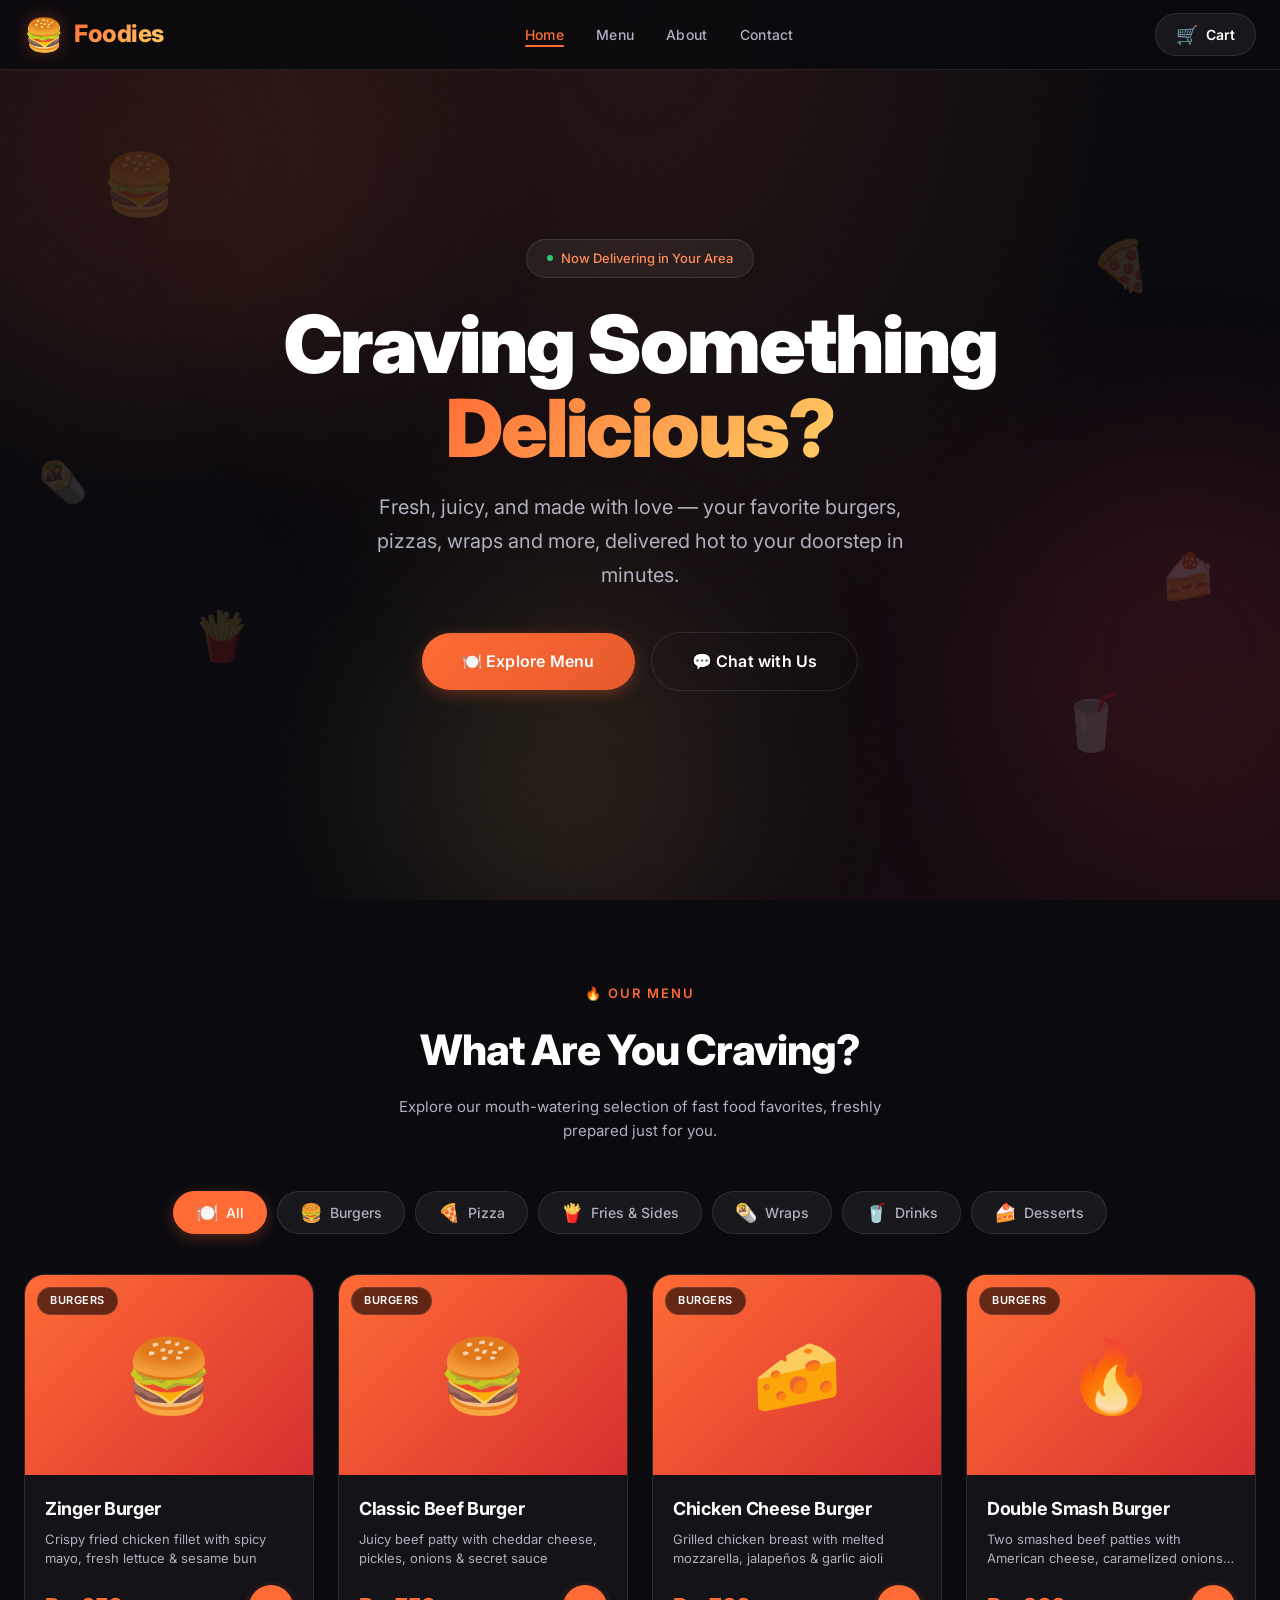
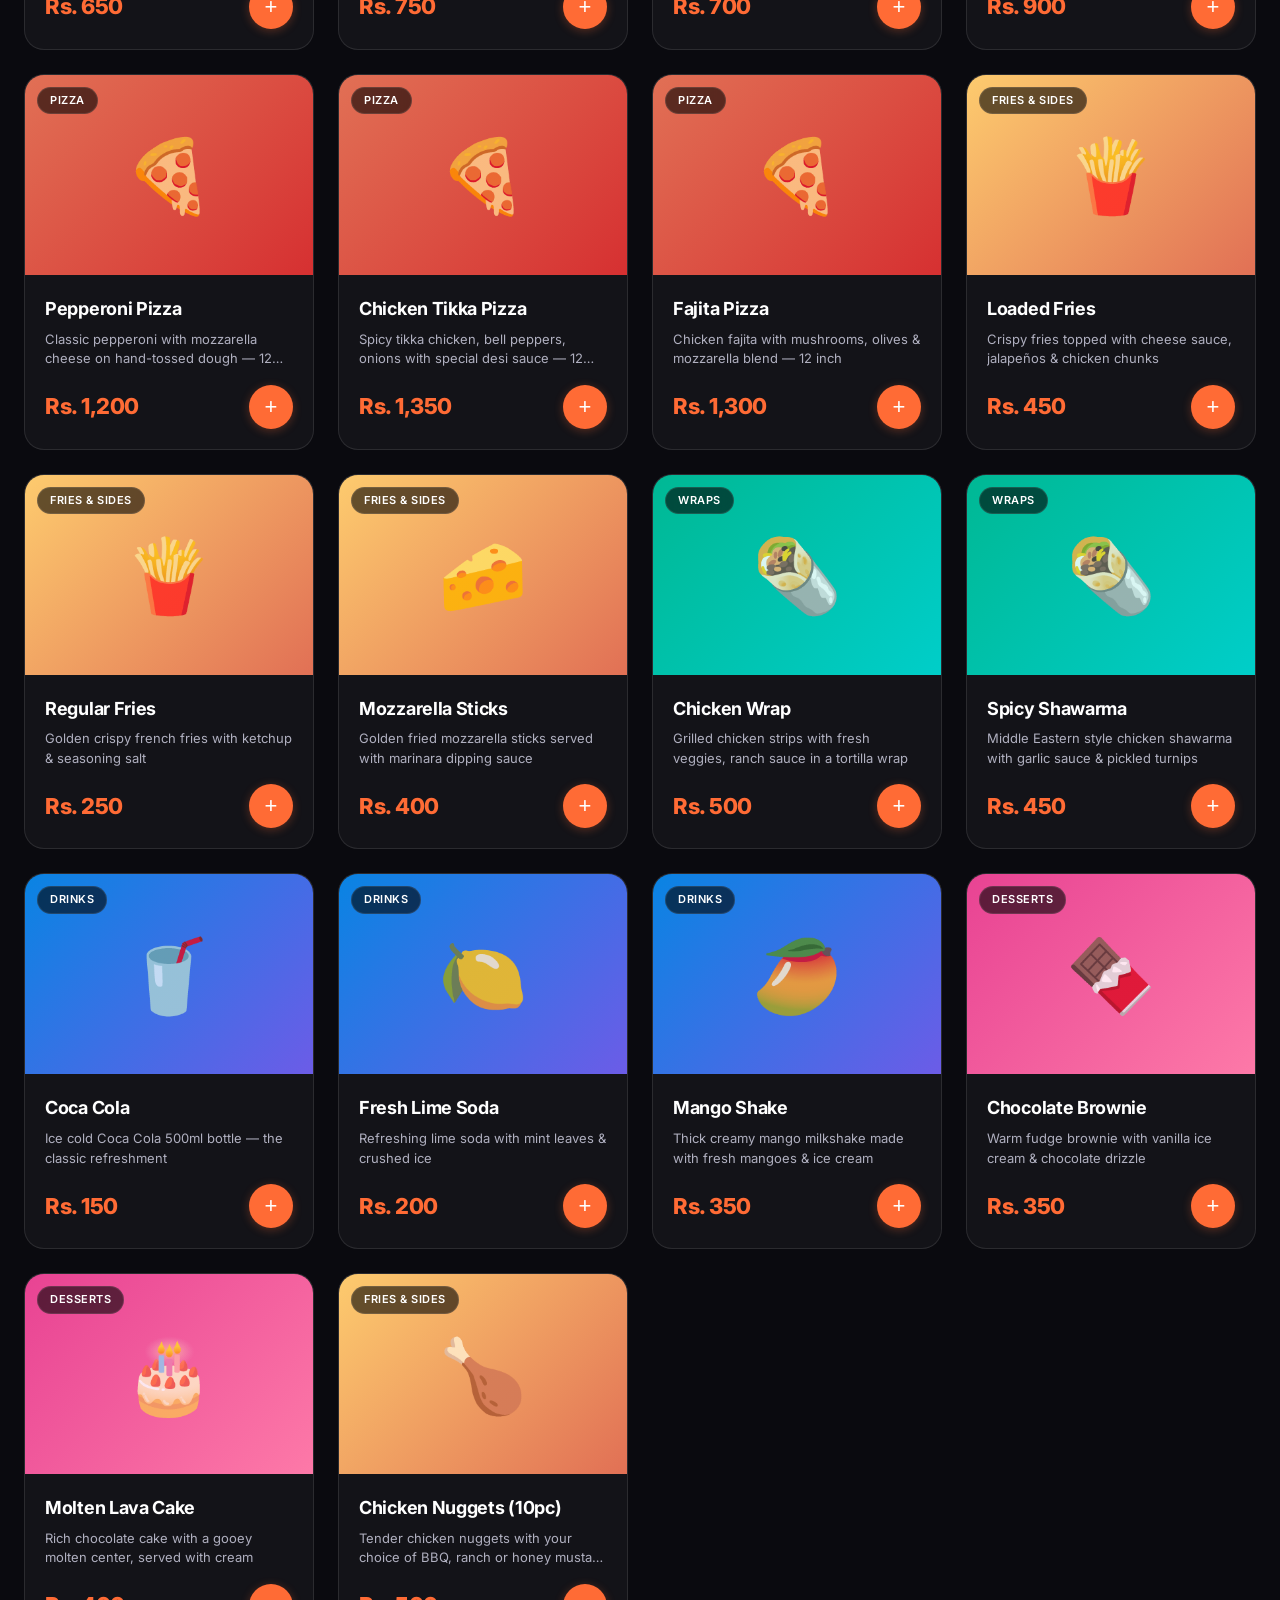
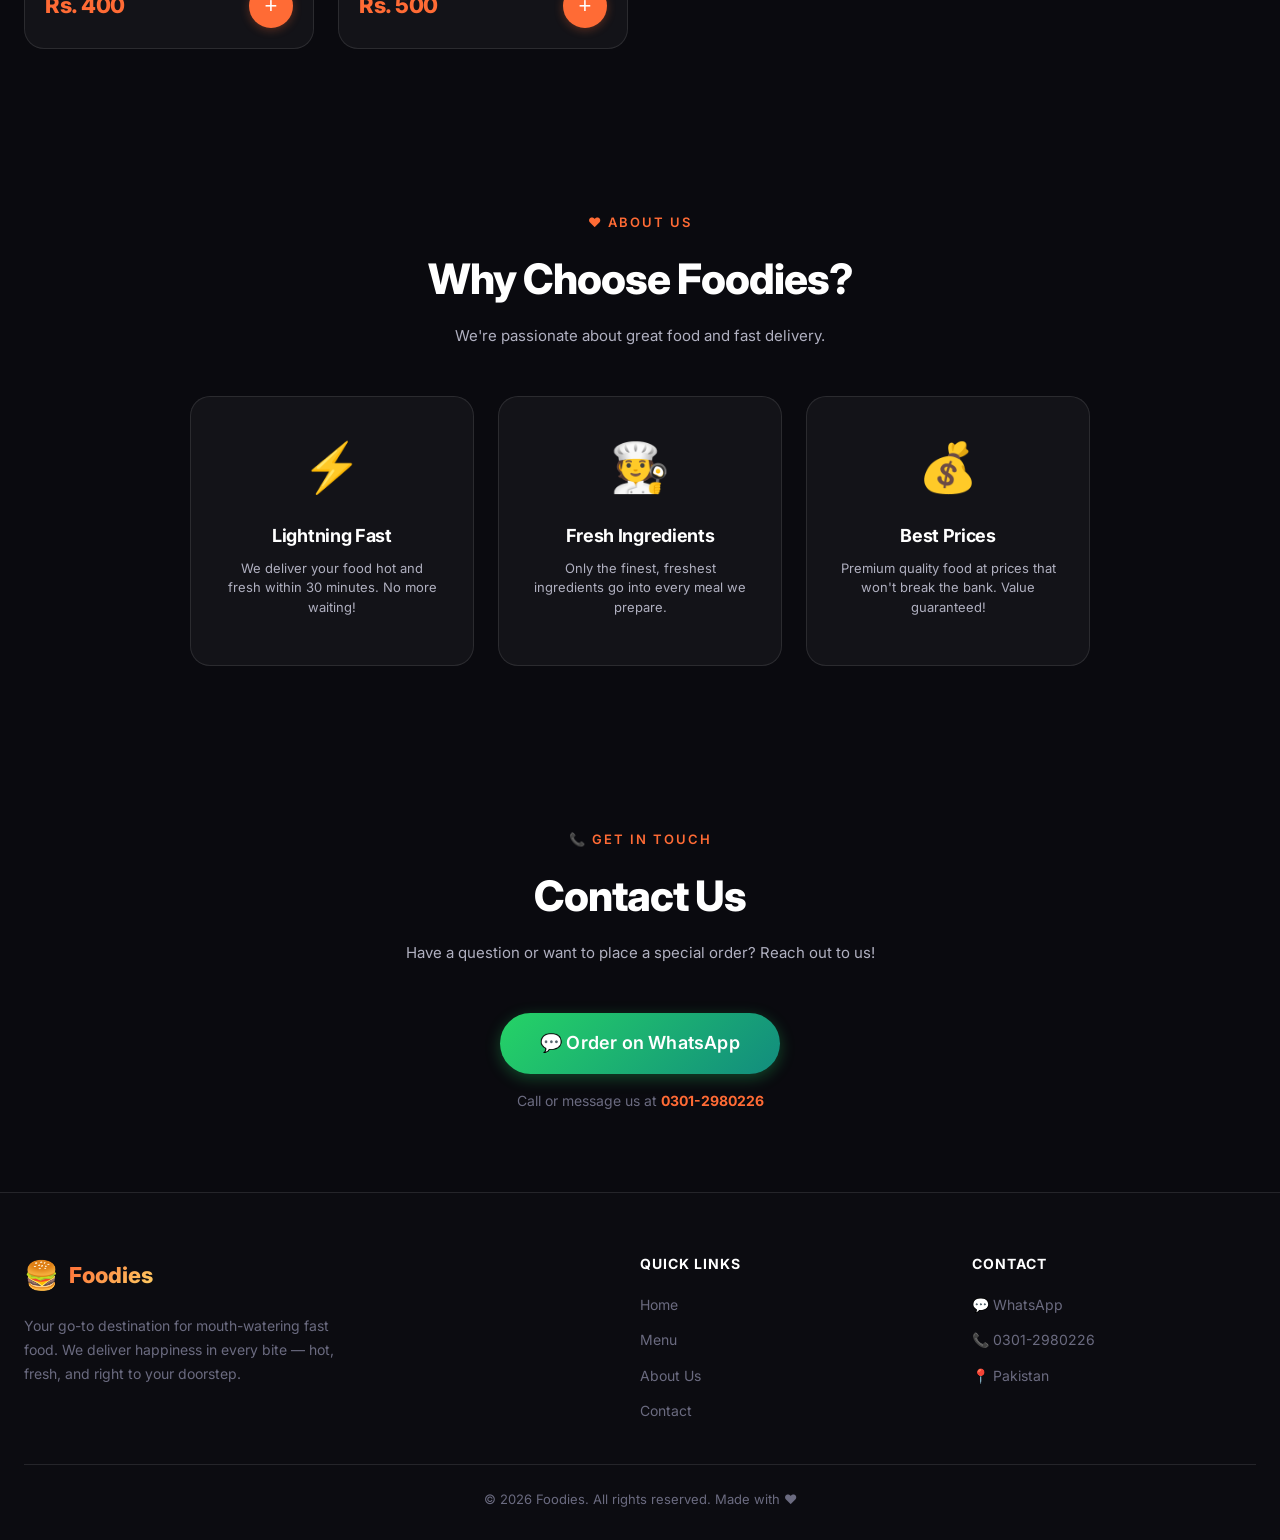
<file: index.html>
<!DOCTYPE html>
<html lang="en">
<head>
  <meta charset="UTF-8">
  <meta name="viewport" content="width=device-width, initial-scale=1.0">
  <title>Foodies — Premium Fast Food Delivery</title>
  <meta name="description" content="Foodies delivers delicious burgers, pizza, fries, wraps and more right to your doorstep. Order now via WhatsApp for fast delivery!">
  <meta name="keywords" content="fast food, delivery, burgers, pizza, fries, wraps, order online, foodies">
  <meta name="theme-color" content="#0a0a0f">
  <link rel="icon" href="data:image/svg+xml,<svg xmlns='http://www.w3.org/2000/svg' viewBox='0 0 100 100'><text y='.9em' font-size='90'>🍔</text></svg>">
  <link rel="stylesheet" href="css/style.css">
</head>
<body>

  <!-- Background Animated Blobs -->
  <div class="bg-blobs" aria-hidden="true">
    <div class="blob"></div>
    <div class="blob"></div>
    <div class="blob"></div>
  </div>

  <!-- Toast Notifications Container -->
  <div class="toast-container" id="toastContainer"></div>

  <!-- ============ NAVBAR ============ -->
  <nav class="navbar" id="navbar">
    <div class="container">
      <a href="#" class="navbar__logo">
        <span class="navbar__logo-icon">🍔</span>
        <span class="navbar__logo-text">Foodies</span>
      </a>

      <ul class="navbar__links" id="navLinks">
        <li><a href="#home" class="active">Home</a></li>
        <li><a href="#menu">Menu</a></li>
        <li><a href="#about">About</a></li>
        <li><a href="#contact">Contact</a></li>
      </ul>

      <button class="navbar__cart" id="cartToggle" aria-label="Open cart">
        <span class="navbar__cart-icon">🛒</span>
        <span>Cart</span>
        <span class="navbar__cart-badge" id="cartBadge">0</span>
      </button>

      <button class="navbar__toggle" id="mobileToggle" aria-label="Toggle menu">☰</button>
    </div>
  </nav>

  <!-- ============ HERO SECTION ============ -->
  <section class="hero" id="home">
    <div class="hero__floats" aria-hidden="true">
      <span>🍔</span>
      <span>🍕</span>
      <span>🍟</span>
      <span>🥤</span>
      <span>🌯</span>
      <span>🍰</span>
    </div>
    <div class="hero__content">
      <div class="hero__badge">
        <span class="hero__badge-dot"></span>
        Now Delivering in Your Area
      </div>
      <h1 class="hero__title">
        Craving Something<br><span>Delicious?</span>
      </h1>
      <p class="hero__subtitle">
        Fresh, juicy, and made with love — your favorite burgers, pizzas, wraps and more,
        delivered hot to your doorstep in minutes.
      </p>
      <div class="hero__actions">
        <a href="#menu" class="btn btn--primary btn--lg" id="heroOrderBtn">
          🍽️ Explore Menu
        </a>
        <a href="https://wa.me/923012980226" target="_blank" class="btn btn--outline btn--lg">
          💬 Chat with Us
        </a>
      </div>
    </div>
  </section>

  <!-- ============ MENU SECTION ============ -->
  <section class="section" id="menu">
    <div class="container">
      <div class="section__header">
        <div class="section__label">🔥 Our Menu</div>
        <h2 class="section__title">What Are You Craving?</h2>
        <p class="section__desc">Explore our mouth-watering selection of fast food favorites, freshly prepared just for you.</p>
      </div>

      <!-- Category Tabs -->
      <div class="categories" id="categoryTabs" role="tablist">
        <!-- Populated by JS -->
      </div>

      <!-- Food Grid -->
      <div class="menu-grid" id="menuGrid">
        <!-- Populated by JS -->
      </div>
    </div>
  </section>

  <!-- ============ ABOUT SECTION ============ -->
  <section class="section" id="about">
    <div class="container">
      <div class="section__header">
        <div class="section__label">❤️ About Us</div>
        <h2 class="section__title">Why Choose Foodies?</h2>
        <p class="section__desc">We're passionate about great food and fast delivery.</p>
      </div>
      <div class="menu-grid" style="max-width: 900px; margin: 0 auto;">
        <div class="food-card" style="text-align: center; padding: 32px;">
          <div style="font-size: 48px; margin-bottom: 16px;">⚡</div>
          <h3 class="food-card__name" style="margin-bottom: 8px;">Lightning Fast</h3>
          <p class="food-card__desc" style="-webkit-line-clamp: unset;">We deliver your food hot and fresh within 30 minutes. No more waiting!</p>
        </div>
        <div class="food-card" style="text-align: center; padding: 32px;">
          <div style="font-size: 48px; margin-bottom: 16px;">🧑‍🍳</div>
          <h3 class="food-card__name" style="margin-bottom: 8px;">Fresh Ingredients</h3>
          <p class="food-card__desc" style="-webkit-line-clamp: unset;">Only the finest, freshest ingredients go into every meal we prepare.</p>
        </div>
        <div class="food-card" style="text-align: center; padding: 32px;">
          <div style="font-size: 48px; margin-bottom: 16px;">💰</div>
          <h3 class="food-card__name" style="margin-bottom: 8px;">Best Prices</h3>
          <p class="food-card__desc" style="-webkit-line-clamp: unset;">Premium quality food at prices that won't break the bank. Value guaranteed!</p>
        </div>
      </div>
    </div>
  </section>

  <!-- ============ CONTACT SECTION ============ -->
  <section class="section" id="contact">
    <div class="container">
      <div class="section__header">
        <div class="section__label">📞 Get in Touch</div>
        <h2 class="section__title">Contact Us</h2>
        <p class="section__desc">Have a question or want to place a special order? Reach out to us!</p>
      </div>
      <div style="text-align: center;">
        <a href="https://wa.me/923012980226" target="_blank" class="btn btn--whatsapp btn--lg" style="font-size: 18px;">
          💬 Order on WhatsApp
        </a>
        <p style="margin-top: 16px; color: var(--text-muted); font-size: 14px;">Call or message us at <strong style="color: var(--primary);">0301-2980226</strong></p>
      </div>
    </div>
  </section>

  <!-- ============ CART SIDEBAR ============ -->
  <div class="cart-overlay" id="cartOverlay"></div>
  <aside class="cart-sidebar" id="cartSidebar">
    <div class="cart-sidebar__header">
      <h2 class="cart-sidebar__title">
        🛒 Your Cart
        <span class="cart-sidebar__count" id="cartSidebarCount">0</span>
      </h2>
      <button class="cart-sidebar__close" id="cartClose" aria-label="Close cart">✕</button>
    </div>
    <div class="cart-sidebar__items" id="cartItems">
      <!-- Cart items populated by JS -->
    </div>
    <div class="cart-sidebar__footer" id="cartFooter" style="display: none;">
      <div class="cart-sidebar__subtotal">
        <span class="cart-sidebar__subtotal-label">Subtotal</span>
        <span class="cart-sidebar__subtotal-value" id="cartSubtotal">Rs. 0</span>
      </div>
      <button class="btn btn--primary btn--block" id="checkoutBtn">
        Proceed to Checkout →
      </button>
    </div>
  </aside>

  <!-- ============ CHECKOUT MODAL ============ -->
  <div class="modal-overlay" id="checkoutOverlay">
    <div class="modal">
      <div class="modal__header">
        <h2 class="modal__title">📋 Checkout</h2>
        <button class="modal__close" id="checkoutClose" aria-label="Close checkout">✕</button>
      </div>
      <div class="modal__body">
        <form id="checkoutForm" novalidate>
          <!-- Customer Info -->
          <div class="form-row">
            <div class="form-group" id="fg-name">
              <label class="form-label">Full Name <span class="required">*</span></label>
              <input type="text" class="form-input" id="customerName" placeholder="e.g. Ahmed Khan" required>
              <div class="form-error">Please enter your name</div>
            </div>
            <div class="form-group" id="fg-phone">
              <label class="form-label">Phone Number <span class="required">*</span></label>
              <input type="tel" class="form-input" id="customerPhone" placeholder="e.g. 0301-1234567" required>
              <div class="form-error">Please enter a valid phone number</div>
            </div>
          </div>

          <div class="form-group" id="fg-address">
            <label class="form-label">Delivery Address <span class="required">*</span></label>
            <textarea class="form-textarea" id="customerAddress" rows="2" placeholder="House #, Street, Area, Landmark..." required></textarea>
            <div class="form-error">Please enter your delivery address</div>
          </div>

          <div class="form-row">
            <div class="form-group" id="fg-city">
              <label class="form-label">City <span class="required">*</span></label>
              <input type="text" class="form-input" id="customerCity" placeholder="e.g. Karachi" required>
              <div class="form-error">Please enter your city</div>
            </div>
            <div class="form-group">
              <label class="form-label">Special Notes</label>
              <input type="text" class="form-input" id="customerNotes" placeholder="Extra sauce, no onions...">
            </div>
          </div>

          <!-- Order Summary -->
          <div class="checkout-summary">
            <div class="checkout-summary__title">Order Summary</div>
            <div id="checkoutItems">
              <!-- Populated by JS -->
            </div>
            <div class="checkout-summary__divider"></div>
            <div class="checkout-summary__total">
              <span>Total</span>
              <span id="checkoutTotal">Rs. 0</span>
            </div>
          </div>

          <!-- Submit -->
          <button type="submit" class="btn btn--whatsapp btn--block btn--lg" id="placeOrderBtn">
            💬 Place Order via WhatsApp
          </button>
        </form>
      </div>
    </div>
  </div>

  <!-- ============ FOOTER ============ -->
  <footer class="footer" id="footer">
    <div class="container">
      <div class="footer__grid">
        <div class="footer__brand">
          <div class="footer__logo">
            <span class="footer__logo-icon">🍔</span>
            <span class="footer__logo-text">Foodies</span>
          </div>
          <p class="footer__desc">
            Your go-to destination for mouth-watering fast food. We deliver happiness in every bite — hot, fresh, and right to your doorstep.
          </p>
        </div>
        <div>
          <h4 class="footer__col-title">Quick Links</h4>
          <ul class="footer__links">
            <li><a href="#home">Home</a></li>
            <li><a href="#menu">Menu</a></li>
            <li><a href="#about">About Us</a></li>
            <li><a href="#contact">Contact</a></li>
          </ul>
        </div>
        <div>
          <h4 class="footer__col-title">Contact</h4>
          <ul class="footer__links">
            <li><a href="https://wa.me/923012980226" target="_blank">💬 WhatsApp</a></li>
            <li><a href="tel:+923012980226">📞 0301-2980226</a></li>
            <li><a href="#">📍 Pakistan</a></li>
          </ul>
        </div>
      </div>
      <div class="footer__bottom">
        <p>© 2026 Foodies. All rights reserved. Made with ❤️</p>
      </div>
    </div>
  </footer>

  <script src="js/data.js"></script>
  <script src="js/app.js"></script>
</body>
</html>
</file>
<file: css/style.css>
/* =============================================
   FOODIES — Customer Storefront Styles
   Dark Theme | Glassmorphism | Premium Design
   ============================================= */

/* ---------- Google Font Import ---------- */
@import url('https://fonts.googleapis.com/css2?family=Inter:wght@300;400;500;600;700;800;900&display=swap');

/* ---------- CSS Custom Properties ---------- */
:root {
  /* Colors */
  --bg-primary: #0a0a0f;
  --bg-secondary: #12121a;
  --bg-card: rgba(255, 255, 255, 0.04);
  --bg-card-hover: rgba(255, 255, 255, 0.08);
  --glass-bg: rgba(255, 255, 255, 0.06);
  --glass-border: rgba(255, 255, 255, 0.1);
  --glass-border-hover: rgba(255, 255, 255, 0.2);

  /* Brand */
  --primary: #ff6b35;
  --primary-light: #ff8c5a;
  --primary-dark: #e55a2b;
  --primary-glow: rgba(255, 107, 53, 0.3);
  --secondary: #e63946;
  --accent: #ffd166;

  /* Text */
  --text-primary: #ffffff;
  --text-secondary: #b0b0c0;
  --text-muted: #6b6b80;
  --text-inverse: #0a0a0f;

  /* Feedback */
  --success: #2ecc71;
  --warning: #f39c12;
  --danger: #e74c3c;

  /* Spacing */
  --nav-height: 70px;
  --container-max: 1280px;
  --radius-sm: 8px;
  --radius-md: 14px;
  --radius-lg: 20px;
  --radius-xl: 28px;
  --radius-full: 9999px;

  /* Shadows */
  --shadow-sm: 0 2px 8px rgba(0, 0, 0, 0.3);
  --shadow-md: 0 4px 20px rgba(0, 0, 0, 0.4);
  --shadow-lg: 0 8px 40px rgba(0, 0, 0, 0.5);
  --shadow-glow: 0 0 30px var(--primary-glow);

  /* Transitions */
  --ease-out: cubic-bezier(0.16, 1, 0.3, 1);
  --ease-bounce: cubic-bezier(0.34, 1.56, 0.64, 1);
}

/* ---------- Reset & Base ---------- */
*,
*::before,
*::after {
  margin: 0;
  padding: 0;
  box-sizing: border-box;
}

html {
  scroll-behavior: smooth;
  -webkit-font-smoothing: antialiased;
  -moz-osx-font-smoothing: grayscale;
}

body {
  font-family: 'Inter', -apple-system, BlinkMacSystemFont, sans-serif;
  background: var(--bg-primary);
  color: var(--text-primary);
  line-height: 1.6;
  overflow-x: hidden;
  min-height: 100vh;
}

/* Custom Scrollbar */
::-webkit-scrollbar {
  width: 6px;
}
::-webkit-scrollbar-track {
  background: var(--bg-primary);
}
::-webkit-scrollbar-thumb {
  background: var(--primary);
  border-radius: 3px;
}

/* ---------- Utility ---------- */
.container {
  max-width: var(--container-max);
  margin: 0 auto;
  padding: 0 24px;
}

/* ---------- Animated Background Blobs ---------- */
.bg-blobs {
  position: fixed;
  top: 0; left: 0;
  width: 100%; height: 100%;
  pointer-events: none;
  z-index: 0;
  overflow: hidden;
}
.bg-blobs .blob {
  position: absolute;
  border-radius: 50%;
  filter: blur(100px);
  opacity: 0.12;
  animation: blobFloat 20s ease-in-out infinite;
}
.bg-blobs .blob:nth-child(1) {
  width: 500px; height: 500px;
  background: var(--primary);
  top: -100px; left: -100px;
  animation-delay: 0s;
}
.bg-blobs .blob:nth-child(2) {
  width: 400px; height: 400px;
  background: var(--secondary);
  top: 50%; right: -100px;
  animation-delay: -7s;
}
.bg-blobs .blob:nth-child(3) {
  width: 350px; height: 350px;
  background: var(--accent);
  bottom: -50px; left: 30%;
  animation-delay: -14s;
}

@keyframes blobFloat {
  0%, 100% { transform: translate(0, 0) scale(1); }
  25% { transform: translate(50px, -80px) scale(1.1); }
  50% { transform: translate(-40px, 60px) scale(0.9); }
  75% { transform: translate(70px, 40px) scale(1.05); }
}

/* ============================================= 
   NAVBAR
   ============================================= */
.navbar {
  position: fixed;
  top: 0; left: 0; right: 0;
  height: var(--nav-height);
  background: rgba(10, 10, 15, 0.85);
  backdrop-filter: blur(20px);
  -webkit-backdrop-filter: blur(20px);
  border-bottom: 1px solid var(--glass-border);
  z-index: 1000;
  transition: all 0.3s var(--ease-out);
}
.navbar.scrolled {
  background: rgba(10, 10, 15, 0.95);
  box-shadow: var(--shadow-md);
}
.navbar .container {
  display: flex;
  align-items: center;
  justify-content: space-between;
  height: 100%;
}
.navbar__logo {
  display: flex;
  align-items: center;
  gap: 10px;
  text-decoration: none;
}
.navbar__logo-icon {
  font-size: 32px;
  filter: drop-shadow(0 0 8px var(--primary-glow));
}
.navbar__logo-text {
  font-size: 24px;
  font-weight: 800;
  background: linear-gradient(135deg, var(--primary), var(--accent));
  -webkit-background-clip: text;
  -webkit-text-fill-color: transparent;
  background-clip: text;
  letter-spacing: -0.5px;
}

.navbar__links {
  display: flex;
  align-items: center;
  gap: 32px;
  list-style: none;
}
.navbar__links a {
  color: var(--text-secondary);
  text-decoration: none;
  font-size: 14px;
  font-weight: 500;
  letter-spacing: 0.3px;
  transition: color 0.3s;
  position: relative;
}
.navbar__links a:hover,
.navbar__links a.active {
  color: var(--primary);
}
.navbar__links a::after {
  content: '';
  position: absolute;
  bottom: -4px;
  left: 0;
  width: 0;
  height: 2px;
  background: var(--primary);
  border-radius: 1px;
  transition: width 0.3s var(--ease-out);
}
.navbar__links a:hover::after,
.navbar__links a.active::after {
  width: 100%;
}

/* Cart Button in Navbar */
.navbar__cart {
  position: relative;
  background: var(--glass-bg);
  border: 1px solid var(--glass-border);
  border-radius: var(--radius-full);
  padding: 10px 20px;
  color: var(--text-primary);
  font-size: 14px;
  font-weight: 600;
  cursor: pointer;
  display: flex;
  align-items: center;
  gap: 8px;
  transition: all 0.3s var(--ease-out);
  font-family: inherit;
}
.navbar__cart:hover {
  background: var(--primary);
  border-color: var(--primary);
  box-shadow: var(--shadow-glow);
  transform: translateY(-1px);
}
.navbar__cart-icon {
  font-size: 18px;
}
.navbar__cart-badge {
  position: absolute;
  top: -6px;
  right: -6px;
  background: var(--secondary);
  color: white;
  font-size: 11px;
  font-weight: 700;
  width: 22px;
  height: 22px;
  border-radius: 50%;
  display: flex;
  align-items: center;
  justify-content: center;
  border: 2px solid var(--bg-primary);
  transform: scale(0);
  transition: transform 0.3s var(--ease-bounce);
}
.navbar__cart-badge.visible {
  transform: scale(1);
}
.navbar__cart-badge.pulse {
  animation: badgePulse 0.4s var(--ease-bounce);
}

@keyframes badgePulse {
  0% { transform: scale(1); }
  50% { transform: scale(1.4); }
  100% { transform: scale(1); }
}

/* Mobile Menu Toggle */
.navbar__toggle {
  display: none;
  background: none;
  border: none;
  color: var(--text-primary);
  font-size: 24px;
  cursor: pointer;
  padding: 4px;
}

/* ============================================= 
   HERO SECTION
   ============================================= */
.hero {
  position: relative;
  min-height: 100vh;
  display: flex;
  align-items: center;
  justify-content: center;
  text-align: center;
  padding: calc(var(--nav-height) + 40px) 24px 80px;
  overflow: hidden;
}
.hero::before {
  content: '';
  position: absolute;
  inset: 0;
  background: radial-gradient(ellipse at center top, rgba(255, 107, 53, 0.12) 0%, transparent 60%),
              radial-gradient(ellipse at bottom right, rgba(230, 57, 70, 0.08) 0%, transparent 50%);
  pointer-events: none;
}
.hero__content {
  position: relative;
  z-index: 1;
  max-width: 800px;
}
.hero__badge {
  display: inline-flex;
  align-items: center;
  gap: 8px;
  background: var(--glass-bg);
  border: 1px solid var(--glass-border);
  border-radius: var(--radius-full);
  padding: 8px 20px;
  font-size: 13px;
  font-weight: 500;
  color: var(--primary-light);
  margin-bottom: 24px;
  animation: fadeInUp 0.8s var(--ease-out) 0.2s both;
}
.hero__badge-dot {
  width: 6px;
  height: 6px;
  background: var(--success);
  border-radius: 50%;
  animation: dotPulse 2s ease-in-out infinite;
}
@keyframes dotPulse {
  0%, 100% { opacity: 1; }
  50% { opacity: 0.3; }
}

.hero__title {
  font-size: clamp(40px, 7vw, 80px);
  font-weight: 900;
  line-height: 1.05;
  letter-spacing: -2px;
  margin-bottom: 20px;
  animation: fadeInUp 0.8s var(--ease-out) 0.4s both;
}
.hero__title span {
  background: linear-gradient(135deg, var(--primary), var(--accent));
  -webkit-background-clip: text;
  -webkit-text-fill-color: transparent;
  background-clip: text;
}
.hero__subtitle {
  font-size: clamp(16px, 2.5vw, 20px);
  color: var(--text-secondary);
  max-width: 560px;
  margin: 0 auto 40px;
  line-height: 1.7;
  animation: fadeInUp 0.8s var(--ease-out) 0.6s both;
}
.hero__actions {
  display: flex;
  align-items: center;
  justify-content: center;
  gap: 16px;
  flex-wrap: wrap;
  animation: fadeInUp 0.8s var(--ease-out) 0.8s both;
}

/* Floating Food Emojis */
.hero__floats {
  position: absolute;
  inset: 0;
  pointer-events: none;
  z-index: 0;
}
.hero__floats span {
  position: absolute;
  font-size: 48px;
  opacity: 0.15;
  animation: floatEmoji 15s ease-in-out infinite;
}
.hero__floats span:nth-child(1) { top: 15%; left: 8%; animation-delay: 0s; font-size: 60px; }
.hero__floats span:nth-child(2) { top: 25%; right: 10%; animation-delay: -3s; font-size: 50px; }
.hero__floats span:nth-child(3) { bottom: 25%; left: 15%; animation-delay: -6s; }
.hero__floats span:nth-child(4) { bottom: 15%; right: 12%; animation-delay: -9s; font-size: 55px; }
.hero__floats span:nth-child(5) { top: 50%; left: 3%; animation-delay: -12s; font-size: 40px; }
.hero__floats span:nth-child(6) { top: 60%; right: 5%; animation-delay: -4s; font-size: 45px; }

@keyframes floatEmoji {
  0%, 100% { transform: translate(0, 0) rotate(0deg); }
  25% { transform: translate(20px, -30px) rotate(10deg); }
  50% { transform: translate(-15px, 15px) rotate(-5deg); }
  75% { transform: translate(10px, -10px) rotate(5deg); }
}

/* ---------- Buttons ---------- */
.btn {
  display: inline-flex;
  align-items: center;
  justify-content: center;
  gap: 8px;
  padding: 14px 32px;
  border: none;
  border-radius: var(--radius-full);
  font-family: inherit;
  font-size: 15px;
  font-weight: 600;
  cursor: pointer;
  transition: all 0.3s var(--ease-out);
  text-decoration: none;
  letter-spacing: 0.2px;
  white-space: nowrap;
}
.btn--primary {
  background: linear-gradient(135deg, var(--primary), var(--primary-dark));
  color: white;
  box-shadow: 0 4px 15px var(--primary-glow);
}
.btn--primary:hover {
  transform: translateY(-2px);
  box-shadow: 0 6px 25px var(--primary-glow);
}
.btn--outline {
  background: transparent;
  color: var(--text-primary);
  border: 1.5px solid var(--glass-border);
}
.btn--outline:hover {
  border-color: var(--primary);
  color: var(--primary);
  transform: translateY(-2px);
}
.btn--ghost {
  background: var(--glass-bg);
  color: var(--text-secondary);
  border: 1px solid var(--glass-border);
}
.btn--ghost:hover {
  background: var(--bg-card-hover);
  color: var(--text-primary);
}
.btn--whatsapp {
  background: linear-gradient(135deg, #25D366, #128C7E);
  color: white;
  box-shadow: 0 4px 15px rgba(37, 211, 102, 0.3);
}
.btn--whatsapp:hover {
  transform: translateY(-2px);
  box-shadow: 0 6px 25px rgba(37, 211, 102, 0.4);
}
.btn--sm {
  padding: 8px 18px;
  font-size: 13px;
}
.btn--lg {
  padding: 16px 40px;
  font-size: 16px;
}
.btn--block {
  width: 100%;
}
.btn--danger {
  background: var(--danger);
  color: white;
}
.btn--danger:hover {
  background: #c0392b;
  transform: translateY(-2px);
}

/* ============================================= 
   SECTION HEADERS
   ============================================= */
.section {
  position: relative;
  z-index: 1;
  padding: 80px 0;
}
.section__header {
  text-align: center;
  margin-bottom: 48px;
}
.section__label {
  display: inline-flex;
  align-items: center;
  gap: 8px;
  font-size: 13px;
  font-weight: 600;
  color: var(--primary);
  text-transform: uppercase;
  letter-spacing: 2px;
  margin-bottom: 12px;
}
.section__title {
  font-size: clamp(28px, 4vw, 42px);
  font-weight: 800;
  letter-spacing: -1px;
  margin-bottom: 12px;
}
.section__desc {
  color: var(--text-secondary);
  max-width: 500px;
  margin: 0 auto;
  font-size: 15px;
}

/* ============================================= 
   CATEGORY TABS
   ============================================= */
.categories {
  display: flex;
  justify-content: center;
  flex-wrap: wrap;
  gap: 10px;
  margin-bottom: 40px;
}
.category-tab {
  display: flex;
  align-items: center;
  gap: 8px;
  padding: 10px 22px;
  border: 1px solid var(--glass-border);
  border-radius: var(--radius-full);
  background: var(--glass-bg);
  color: var(--text-secondary);
  font-family: inherit;
  font-size: 14px;
  font-weight: 500;
  cursor: pointer;
  transition: all 0.3s var(--ease-out);
}
.category-tab:hover {
  border-color: var(--primary);
  color: var(--primary);
  background: rgba(255, 107, 53, 0.08);
}
.category-tab.active {
  background: var(--primary);
  color: white;
  border-color: var(--primary);
  box-shadow: 0 4px 15px var(--primary-glow);
}
.category-tab__icon {
  font-size: 18px;
}

/* ============================================= 
   MENU GRID & FOOD CARDS
   ============================================= */
.menu-grid {
  display: grid;
  grid-template-columns: repeat(auto-fill, minmax(280px, 1fr));
  gap: 24px;
}
.menu-grid.empty-state {
  display: flex;
  justify-content: center;
  padding: 60px 0;
}
.empty-message {
  text-align: center;
  color: var(--text-muted);
}
.empty-message__icon {
  font-size: 64px;
  margin-bottom: 16px;
  opacity: 0.5;
}
.empty-message__text {
  font-size: 18px;
  font-weight: 600;
  margin-bottom: 8px;
}
.empty-message__sub {
  font-size: 14px;
  color: var(--text-muted);
}

/* Food Card */
.food-card {
  background: var(--bg-card);
  border: 1px solid var(--glass-border);
  border-radius: var(--radius-lg);
  overflow: hidden;
  transition: all 0.4s var(--ease-out);
  animation: fadeInUp 0.5s var(--ease-out) both;
  position: relative;
}
.food-card:hover {
  transform: translateY(-6px);
  border-color: var(--glass-border-hover);
  box-shadow: var(--shadow-lg);
  background: var(--bg-card-hover);
}
.food-card:nth-child(1) { animation-delay: 0.05s; }
.food-card:nth-child(2) { animation-delay: 0.1s; }
.food-card:nth-child(3) { animation-delay: 0.15s; }
.food-card:nth-child(4) { animation-delay: 0.2s; }
.food-card:nth-child(5) { animation-delay: 0.25s; }
.food-card:nth-child(6) { animation-delay: 0.3s; }

.food-card__image {
  position: relative;
  width: 100%;
  height: 200px;
  overflow: hidden;
}
.food-card__image img {
  width: 100%;
  height: 100%;
  object-fit: cover;
  transition: transform 0.6s var(--ease-out);
}
.food-card:hover .food-card__image img {
  transform: scale(1.08);
}
/* Emoji Placeholder when no image */
.food-card__emoji-bg {
  width: 100%;
  height: 100%;
  display: flex;
  align-items: center;
  justify-content: center;
  font-size: 72px;
  position: relative;
  overflow: hidden;
}
.food-card__emoji-bg::before {
  content: '';
  position: absolute;
  inset: 0;
  opacity: 0.15;
  background: inherit;
}
.food-card__category-badge {
  position: absolute;
  top: 12px;
  left: 12px;
  background: rgba(0, 0, 0, 0.6);
  backdrop-filter: blur(8px);
  -webkit-backdrop-filter: blur(8px);
  border: 1px solid rgba(255, 255, 255, 0.1);
  border-radius: var(--radius-full);
  padding: 4px 12px;
  font-size: 11px;
  font-weight: 600;
  color: white;
  text-transform: uppercase;
  letter-spacing: 0.5px;
}

.food-card__body {
  padding: 20px;
}
.food-card__name {
  font-size: 18px;
  font-weight: 700;
  margin-bottom: 6px;
  letter-spacing: -0.3px;
}
.food-card__desc {
  font-size: 13px;
  color: var(--text-secondary);
  line-height: 1.5;
  margin-bottom: 16px;
  display: -webkit-box;
  -webkit-line-clamp: 2;
  -webkit-box-orient: vertical;
  overflow: hidden;
}
.food-card__footer {
  display: flex;
  align-items: center;
  justify-content: space-between;
}
.food-card__price {
  font-size: 22px;
  font-weight: 800;
  color: var(--primary);
  letter-spacing: -0.5px;
}
.food-card__price span {
  font-size: 14px;
  font-weight: 500;
  color: var(--text-muted);
}

/* Add to Cart Button */
.add-to-cart-btn {
  width: 44px;
  height: 44px;
  border-radius: 50%;
  background: var(--primary);
  border: none;
  color: white;
  font-size: 22px;
  cursor: pointer;
  display: flex;
  align-items: center;
  justify-content: center;
  transition: all 0.3s var(--ease-out);
  box-shadow: 0 2px 10px var(--primary-glow);
  flex-shrink: 0;
}
.add-to-cart-btn:hover {
  transform: scale(1.1) rotate(90deg);
  box-shadow: 0 4px 20px var(--primary-glow);
}
.add-to-cart-btn:active {
  transform: scale(0.95);
}
.add-to-cart-btn.added {
  animation: cartBounce 0.5s var(--ease-bounce);
}

@keyframes cartBounce {
  0% { transform: scale(1); }
  30% { transform: scale(1.3); }
  50% { transform: scale(0.9); background: var(--success); }
  70% { transform: scale(1.1); }
  100% { transform: scale(1); background: var(--primary); }
}

/* ============================================= 
   CART SIDEBAR
   ============================================= */
.cart-overlay {
  position: fixed;
  inset: 0;
  background: rgba(0, 0, 0, 0.6);
  backdrop-filter: blur(4px);
  -webkit-backdrop-filter: blur(4px);
  z-index: 2000;
  opacity: 0;
  visibility: hidden;
  transition: all 0.3s var(--ease-out);
}
.cart-overlay.open {
  opacity: 1;
  visibility: visible;
}

.cart-sidebar {
  position: fixed;
  top: 0;
  right: 0;
  width: 420px;
  max-width: 100vw;
  height: 100vh;
  background: var(--bg-secondary);
  border-left: 1px solid var(--glass-border);
  z-index: 2001;
  display: flex;
  flex-direction: column;
  transform: translateX(100%);
  transition: transform 0.4s var(--ease-out);
}
.cart-sidebar.open {
  transform: translateX(0);
}

.cart-sidebar__header {
  display: flex;
  align-items: center;
  justify-content: space-between;
  padding: 24px;
  border-bottom: 1px solid var(--glass-border);
}
.cart-sidebar__title {
  font-size: 20px;
  font-weight: 700;
  display: flex;
  align-items: center;
  gap: 10px;
}
.cart-sidebar__count {
  background: var(--primary);
  color: white;
  font-size: 12px;
  font-weight: 700;
  padding: 2px 10px;
  border-radius: var(--radius-full);
}
.cart-sidebar__close {
  width: 36px;
  height: 36px;
  border-radius: 50%;
  background: var(--glass-bg);
  border: 1px solid var(--glass-border);
  color: var(--text-secondary);
  font-size: 18px;
  cursor: pointer;
  display: flex;
  align-items: center;
  justify-content: center;
  transition: all 0.3s;
}
.cart-sidebar__close:hover {
  background: var(--danger);
  border-color: var(--danger);
  color: white;
}

.cart-sidebar__items {
  flex: 1;
  overflow-y: auto;
  padding: 16px 24px;
}

/* Cart Item */
.cart-item {
  display: flex;
  gap: 14px;
  padding: 16px 0;
  border-bottom: 1px solid rgba(255, 255, 255, 0.05);
  animation: fadeInUp 0.3s var(--ease-out) both;
}
.cart-item__image {
  width: 64px;
  height: 64px;
  border-radius: var(--radius-md);
  overflow: hidden;
  flex-shrink: 0;
  display: flex;
  align-items: center;
  justify-content: center;
  font-size: 32px;
}
.cart-item__image img {
  width: 100%;
  height: 100%;
  object-fit: cover;
}
.cart-item__details {
  flex: 1;
  min-width: 0;
}
.cart-item__name {
  font-size: 14px;
  font-weight: 600;
  margin-bottom: 4px;
  white-space: nowrap;
  overflow: hidden;
  text-overflow: ellipsis;
}
.cart-item__price {
  font-size: 15px;
  font-weight: 700;
  color: var(--primary);
}
.cart-item__controls {
  display: flex;
  align-items: center;
  gap: 4px;
  margin-top: 8px;
}
.cart-item__qty-btn {
  width: 28px;
  height: 28px;
  border-radius: 50%;
  background: var(--glass-bg);
  border: 1px solid var(--glass-border);
  color: var(--text-primary);
  font-size: 14px;
  cursor: pointer;
  display: flex;
  align-items: center;
  justify-content: center;
  transition: all 0.2s;
  font-weight: 600;
}
.cart-item__qty-btn:hover {
  background: var(--primary);
  border-color: var(--primary);
}
.cart-item__qty {
  min-width: 28px;
  text-align: center;
  font-size: 14px;
  font-weight: 700;
}
.cart-item__remove {
  align-self: flex-start;
  background: none;
  border: none;
  color: var(--text-muted);
  font-size: 18px;
  cursor: pointer;
  padding: 4px;
  transition: color 0.2s;
  flex-shrink: 0;
}
.cart-item__remove:hover {
  color: var(--danger);
}

/* Cart Empty State */
.cart-empty {
  display: flex;
  flex-direction: column;
  align-items: center;
  justify-content: center;
  height: 100%;
  text-align: center;
  padding: 40px;
}
.cart-empty__icon {
  font-size: 72px;
  margin-bottom: 16px;
  opacity: 0.4;
}
.cart-empty__text {
  font-size: 18px;
  font-weight: 600;
  margin-bottom: 8px;
}
.cart-empty__sub {
  font-size: 14px;
  color: var(--text-muted);
}

/* Cart Footer */
.cart-sidebar__footer {
  padding: 20px 24px;
  border-top: 1px solid var(--glass-border);
  background: rgba(255, 255, 255, 0.02);
}
.cart-sidebar__subtotal {
  display: flex;
  justify-content: space-between;
  align-items: center;
  margin-bottom: 16px;
}
.cart-sidebar__subtotal-label {
  font-size: 14px;
  color: var(--text-secondary);
}
.cart-sidebar__subtotal-value {
  font-size: 24px;
  font-weight: 800;
  color: var(--primary);
}

/* ============================================= 
   CHECKOUT MODAL
   ============================================= */
.modal-overlay {
  position: fixed;
  inset: 0;
  background: rgba(0, 0, 0, 0.7);
  backdrop-filter: blur(8px);
  -webkit-backdrop-filter: blur(8px);
  z-index: 3000;
  display: flex;
  align-items: center;
  justify-content: center;
  padding: 24px;
  opacity: 0;
  visibility: hidden;
  transition: all 0.3s var(--ease-out);
}
.modal-overlay.open {
  opacity: 1;
  visibility: visible;
}

.modal {
  background: var(--bg-secondary);
  border: 1px solid var(--glass-border);
  border-radius: var(--radius-xl);
  width: 100%;
  max-width: 560px;
  max-height: 90vh;
  overflow-y: auto;
  transform: scale(0.9) translateY(20px);
  transition: transform 0.4s var(--ease-out);
  box-shadow: var(--shadow-lg);
}
.modal-overlay.open .modal {
  transform: scale(1) translateY(0);
}

.modal__header {
  display: flex;
  align-items: center;
  justify-content: space-between;
  padding: 24px 28px 0;
  margin-bottom: 8px;
}
.modal__title {
  font-size: 22px;
  font-weight: 700;
}
.modal__close {
  width: 36px;
  height: 36px;
  border-radius: 50%;
  background: var(--glass-bg);
  border: 1px solid var(--glass-border);
  color: var(--text-secondary);
  font-size: 18px;
  cursor: pointer;
  display: flex;
  align-items: center;
  justify-content: center;
  transition: all 0.3s;
}
.modal__close:hover {
  background: var(--danger);
  border-color: var(--danger);
  color: white;
}

.modal__body {
  padding: 20px 28px 28px;
}

/* Form Styles */
.form-group {
  margin-bottom: 18px;
}
.form-label {
  display: block;
  font-size: 13px;
  font-weight: 600;
  color: var(--text-secondary);
  margin-bottom: 6px;
  letter-spacing: 0.3px;
}
.form-label .required {
  color: var(--danger);
  margin-left: 2px;
}
.form-input,
.form-textarea,
.form-select {
  width: 100%;
  padding: 12px 16px;
  background: var(--glass-bg);
  border: 1px solid var(--glass-border);
  border-radius: var(--radius-md);
  color: var(--text-primary);
  font-family: inherit;
  font-size: 14px;
  transition: all 0.3s;
  outline: none;
}
.form-input:focus,
.form-textarea:focus,
.form-select:focus {
  border-color: var(--primary);
  box-shadow: 0 0 0 3px var(--primary-glow);
}
.form-input::placeholder,
.form-textarea::placeholder {
  color: var(--text-muted);
}
.form-textarea {
  resize: vertical;
  min-height: 80px;
}
.form-select {
  appearance: none;
  cursor: pointer;
  background-image: url("data:image/svg+xml,%3Csvg xmlns='http://www.w3.org/2000/svg' width='12' height='12' viewBox='0 0 12 12'%3E%3Cpath fill='%236b6b80' d='M6 8L1 3h10z'/%3E%3C/svg%3E");
  background-repeat: no-repeat;
  background-position: right 16px center;
  padding-right: 40px;
}
.form-select option {
  background: var(--bg-secondary);
  color: var(--text-primary);
}
.form-row {
  display: grid;
  grid-template-columns: 1fr 1fr;
  gap: 16px;
}
.form-error {
  font-size: 12px;
  color: var(--danger);
  margin-top: 4px;
  display: none;
}
.form-group.error .form-input,
.form-group.error .form-textarea,
.form-group.error .form-select {
  border-color: var(--danger);
}
.form-group.error .form-error {
  display: block;
}

/* Order Summary in Modal */
.checkout-summary {
  background: var(--glass-bg);
  border: 1px solid var(--glass-border);
  border-radius: var(--radius-md);
  padding: 16px;
  margin-bottom: 20px;
}
.checkout-summary__title {
  font-size: 14px;
  font-weight: 700;
  margin-bottom: 12px;
  color: var(--text-secondary);
  text-transform: uppercase;
  letter-spacing: 1px;
}
.checkout-summary__item {
  display: flex;
  justify-content: space-between;
  font-size: 14px;
  padding: 6px 0;
  color: var(--text-secondary);
}
.checkout-summary__item span:first-child {
  color: var(--text-primary);
}
.checkout-summary__divider {
  height: 1px;
  background: var(--glass-border);
  margin: 10px 0;
}
.checkout-summary__total {
  display: flex;
  justify-content: space-between;
  font-size: 18px;
  font-weight: 800;
  padding-top: 4px;
}
.checkout-summary__total span:last-child {
  color: var(--primary);
}

/* ============================================= 
   TOAST NOTIFICATIONS
   ============================================= */
.toast-container {
  position: fixed;
  top: calc(var(--nav-height) + 16px);
  right: 24px;
  z-index: 5000;
  display: flex;
  flex-direction: column;
  gap: 8px;
}
.toast {
  background: var(--bg-secondary);
  border: 1px solid var(--glass-border);
  border-radius: var(--radius-md);
  padding: 14px 20px;
  display: flex;
  align-items: center;
  gap: 10px;
  font-size: 14px;
  font-weight: 500;
  box-shadow: var(--shadow-md);
  animation: toastIn 0.4s var(--ease-out), toastOut 0.4s var(--ease-out) 2.5s forwards;
  min-width: 260px;
}
.toast--success {
  border-left: 3px solid var(--success);
}
.toast--success .toast__icon {
  color: var(--success);
}
.toast--error {
  border-left: 3px solid var(--danger);
}
.toast__icon {
  font-size: 18px;
}

@keyframes toastIn {
  from { transform: translateX(100%); opacity: 0; }
  to { transform: translateX(0); opacity: 1; }
}
@keyframes toastOut {
  from { transform: translateX(0); opacity: 1; }
  to { transform: translateX(100%); opacity: 0; }
}

/* ============================================= 
   FOOTER
   ============================================= */
.footer {
  position: relative;
  z-index: 1;
  border-top: 1px solid var(--glass-border);
  padding: 60px 0 30px;
  background: rgba(255, 255, 255, 0.01);
}
.footer__grid {
  display: grid;
  grid-template-columns: 2fr 1fr 1fr;
  gap: 48px;
  margin-bottom: 40px;
}
.footer__brand {
  max-width: 320px;
}
.footer__logo {
  display: flex;
  align-items: center;
  gap: 10px;
  margin-bottom: 16px;
}
.footer__logo-icon {
  font-size: 28px;
}
.footer__logo-text {
  font-size: 22px;
  font-weight: 800;
  background: linear-gradient(135deg, var(--primary), var(--accent));
  -webkit-background-clip: text;
  -webkit-text-fill-color: transparent;
  background-clip: text;
}
.footer__desc {
  font-size: 14px;
  color: var(--text-muted);
  line-height: 1.7;
}
.footer__col-title {
  font-size: 14px;
  font-weight: 700;
  text-transform: uppercase;
  letter-spacing: 1px;
  margin-bottom: 16px;
  color: var(--text-primary);
}
.footer__links {
  list-style: none;
  display: flex;
  flex-direction: column;
  gap: 10px;
}
.footer__links a {
  color: var(--text-muted);
  text-decoration: none;
  font-size: 14px;
  transition: color 0.3s;
}
.footer__links a:hover {
  color: var(--primary);
}
.footer__bottom {
  border-top: 1px solid var(--glass-border);
  padding-top: 24px;
  text-align: center;
  font-size: 13px;
  color: var(--text-muted);
}

/* ============================================= 
   ANIMATIONS
   ============================================= */
@keyframes fadeInUp {
  from {
    opacity: 0;
    transform: translateY(20px);
  }
  to {
    opacity: 1;
    transform: translateY(0);
  }
}

@keyframes fadeIn {
  from { opacity: 0; }
  to { opacity: 1; }
}

@keyframes slideInRight {
  from { transform: translateX(100%); }
  to { transform: translateX(0); }
}

@keyframes scaleIn {
  from { transform: scale(0.8); opacity: 0; }
  to { transform: scale(1); opacity: 1; }
}

.animate-on-scroll {
  opacity: 0;
  transform: translateY(30px);
  transition: all 0.6s var(--ease-out);
}
.animate-on-scroll.visible {
  opacity: 1;
  transform: translateY(0);
}

/* ============================================= 
   RESPONSIVE
   ============================================= */
@media (max-width: 768px) {
  :root {
    --nav-height: 60px;
  }

  .navbar__links {
    position: fixed;
    top: var(--nav-height);
    left: 0;
    right: 0;
    background: rgba(10, 10, 15, 0.98);
    backdrop-filter: blur(20px);
    -webkit-backdrop-filter: blur(20px);
    flex-direction: column;
    padding: 24px;
    gap: 20px;
    border-bottom: 1px solid var(--glass-border);
    transform: translateY(-100%);
    opacity: 0;
    visibility: hidden;
    transition: all 0.3s var(--ease-out);
  }
  .navbar__links.mobile-open {
    transform: translateY(0);
    opacity: 1;
    visibility: visible;
  }
  .navbar__toggle {
    display: flex;
  }

  .hero {
    min-height: 90vh;
    padding-top: calc(var(--nav-height) + 60px);
  }
  .hero__title {
    letter-spacing: -1px;
  }
  .hero__floats span {
    font-size: 32px !important;
    opacity: 0.1;
  }

  .section {
    padding: 50px 0;
  }

  .menu-grid {
    grid-template-columns: repeat(auto-fill, minmax(240px, 1fr));
    gap: 16px;
  }

  .cart-sidebar {
    width: 100%;
  }

  .form-row {
    grid-template-columns: 1fr;
  }

  .footer__grid {
    grid-template-columns: 1fr;
    gap: 32px;
  }

  .hero__actions {
    flex-direction: column;
  }
  .hero__actions .btn {
    width: 100%;
  }
}

@media (max-width: 480px) {
  .container {
    padding: 0 16px;
  }

  .menu-grid {
    grid-template-columns: 1fr;
  }

  .categories {
    justify-content: flex-start;
    overflow-x: auto;
    flex-wrap: nowrap;
    padding-bottom: 8px;
    -webkit-overflow-scrolling: touch;
    scrollbar-width: none;
  }
  .categories::-webkit-scrollbar {
    display: none;
  }
  .category-tab {
    flex-shrink: 0;
  }

  .modal {
    border-radius: var(--radius-lg);
  }
}

/* ============================================= 
   SPECIAL EFFECTS
   ============================================= */
/* Shimmer loading effect for cards */
.food-card.loading .food-card__image,
.food-card.loading .food-card__body {
  background: linear-gradient(90deg, var(--glass-bg) 25%, rgba(255,255,255,0.08) 50%, var(--glass-bg) 75%);
  background-size: 200% 100%;
  animation: shimmer 1.5s ease-in-out infinite;
}
@keyframes shimmer {
  0% { background-position: -200% 0; }
  100% { background-position: 200% 0; }
}

/* Glow effect on primary buttons */
.btn--primary::before {
  content: '';
  position: absolute;
  inset: -2px;
  border-radius: inherit;
  background: linear-gradient(135deg, var(--primary), var(--accent));
  opacity: 0;
  z-index: -1;
  filter: blur(12px);
  transition: opacity 0.3s;
}
.btn--primary {
  position: relative;
  z-index: 0;
}
.btn--primary:hover::before {
  opacity: 0.5;
}

/* Noise texture overlay */
body::after {
  content: '';
  position: fixed;
  inset: 0;
  background-image: url("data:image/svg+xml,%3Csvg viewBox='0 0 256 256' xmlns='http://www.w3.org/2000/svg'%3E%3Cfilter id='n'%3E%3CfeTurbulence type='fractalNoise' baseFrequency='0.9' numOctaves='4' stitchTiles='stitch'/%3E%3C/filter%3E%3Crect width='100%25' height='100%25' filter='url(%23n)' opacity='0.03'/%3E%3C/svg%3E");
  pointer-events: none;
  z-index: 0;
  opacity: 0.4;
}
</file>
